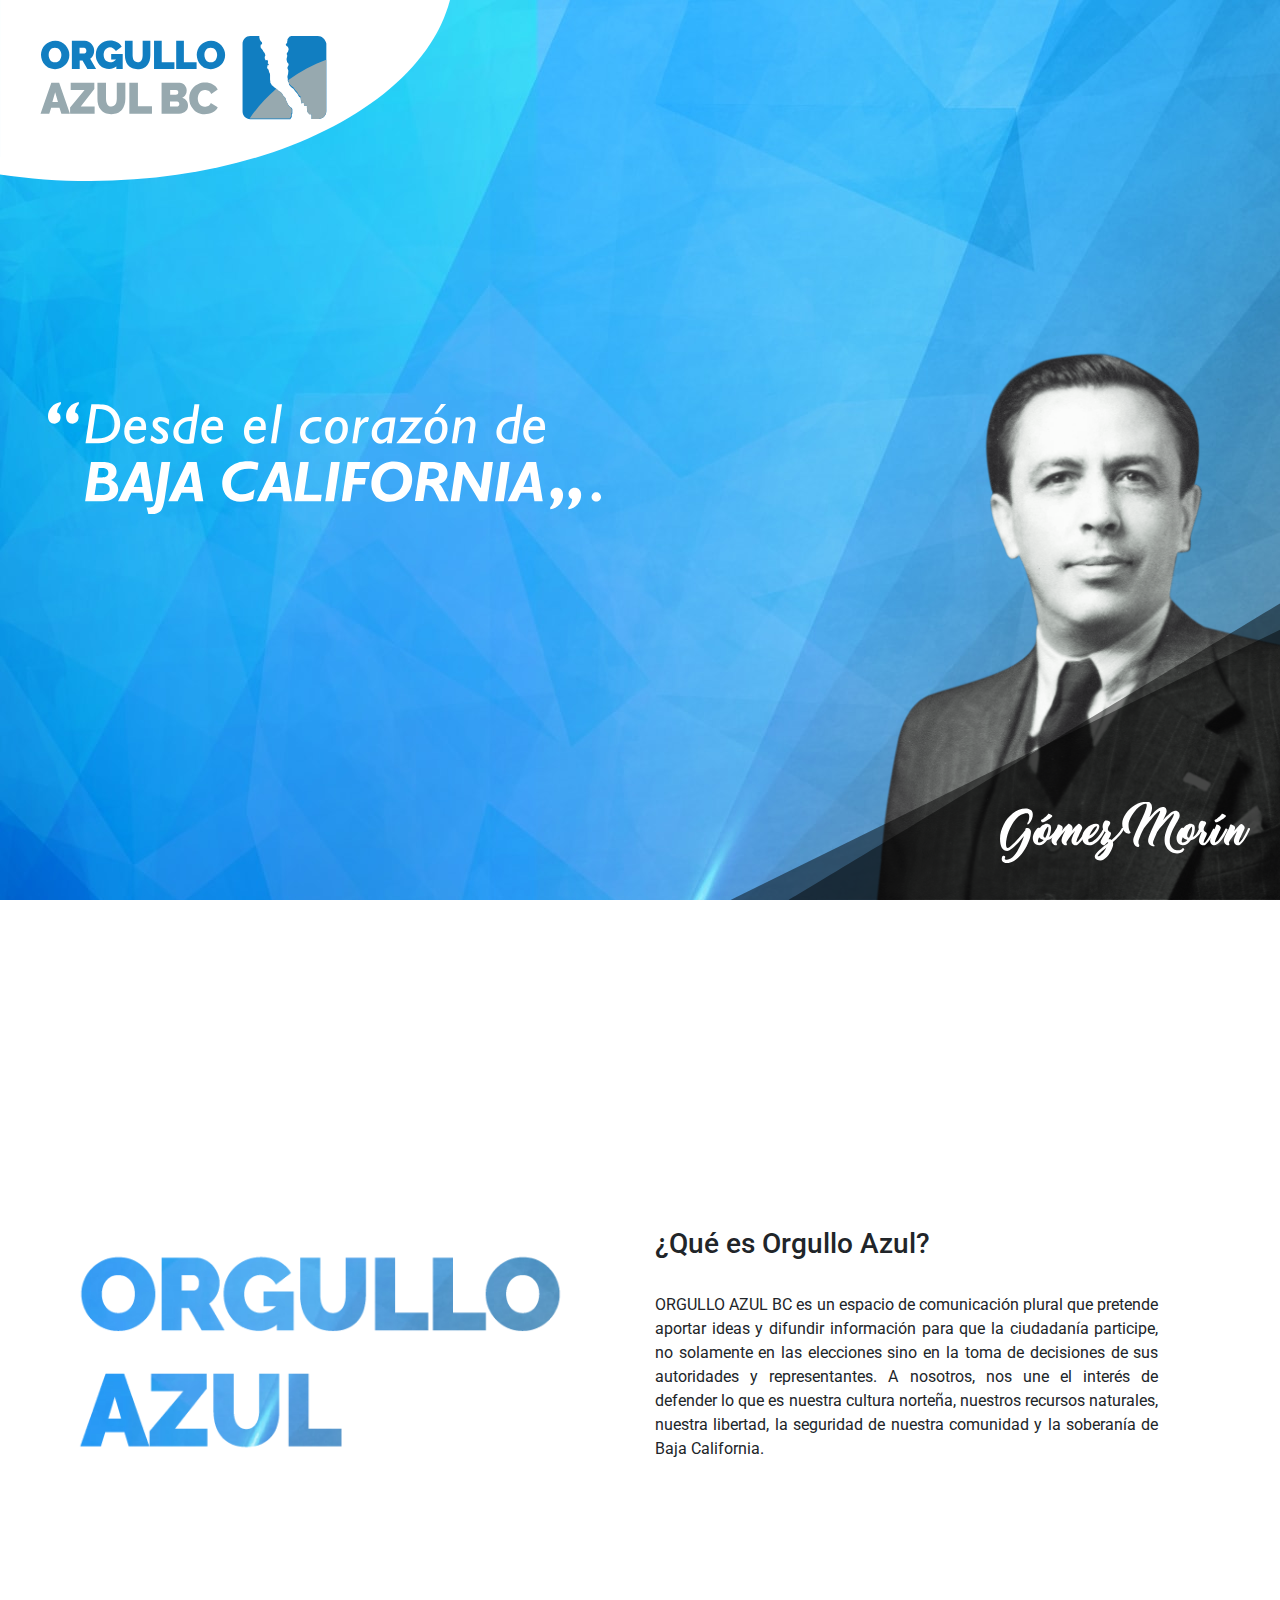
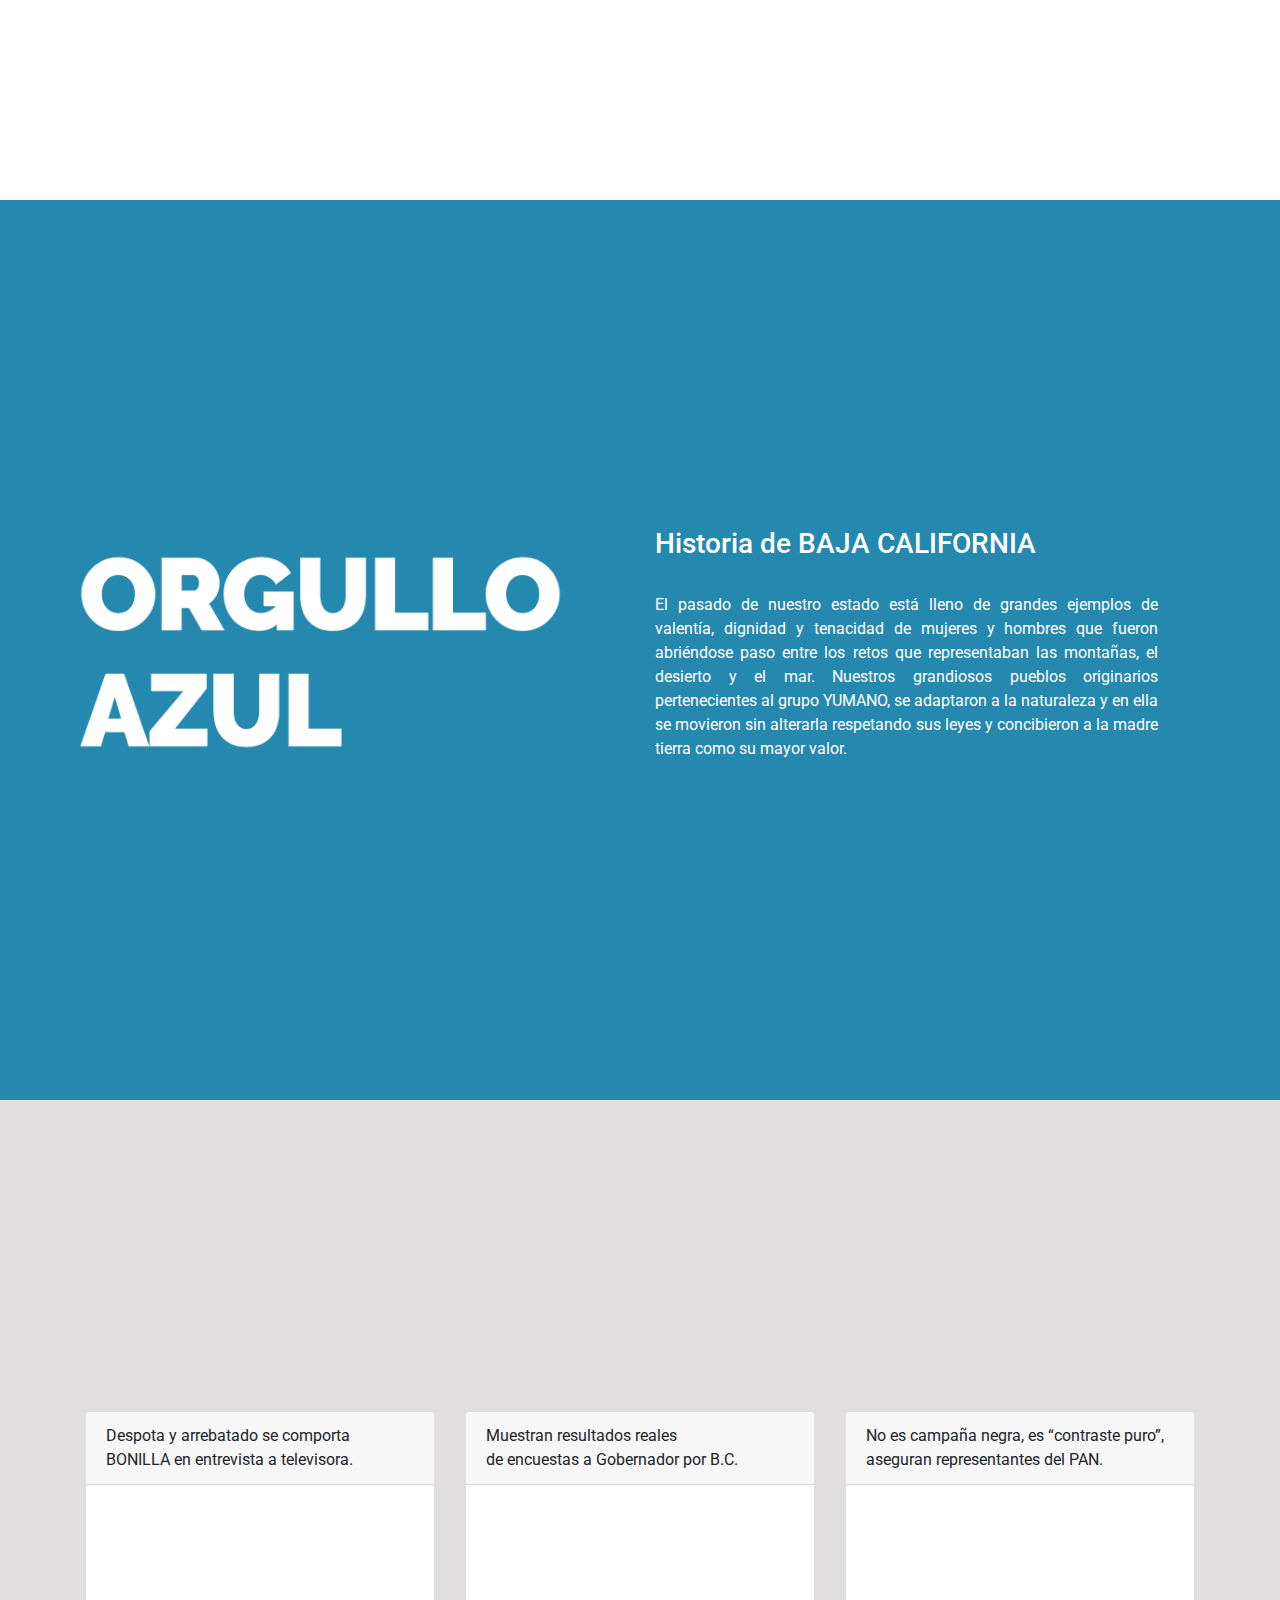
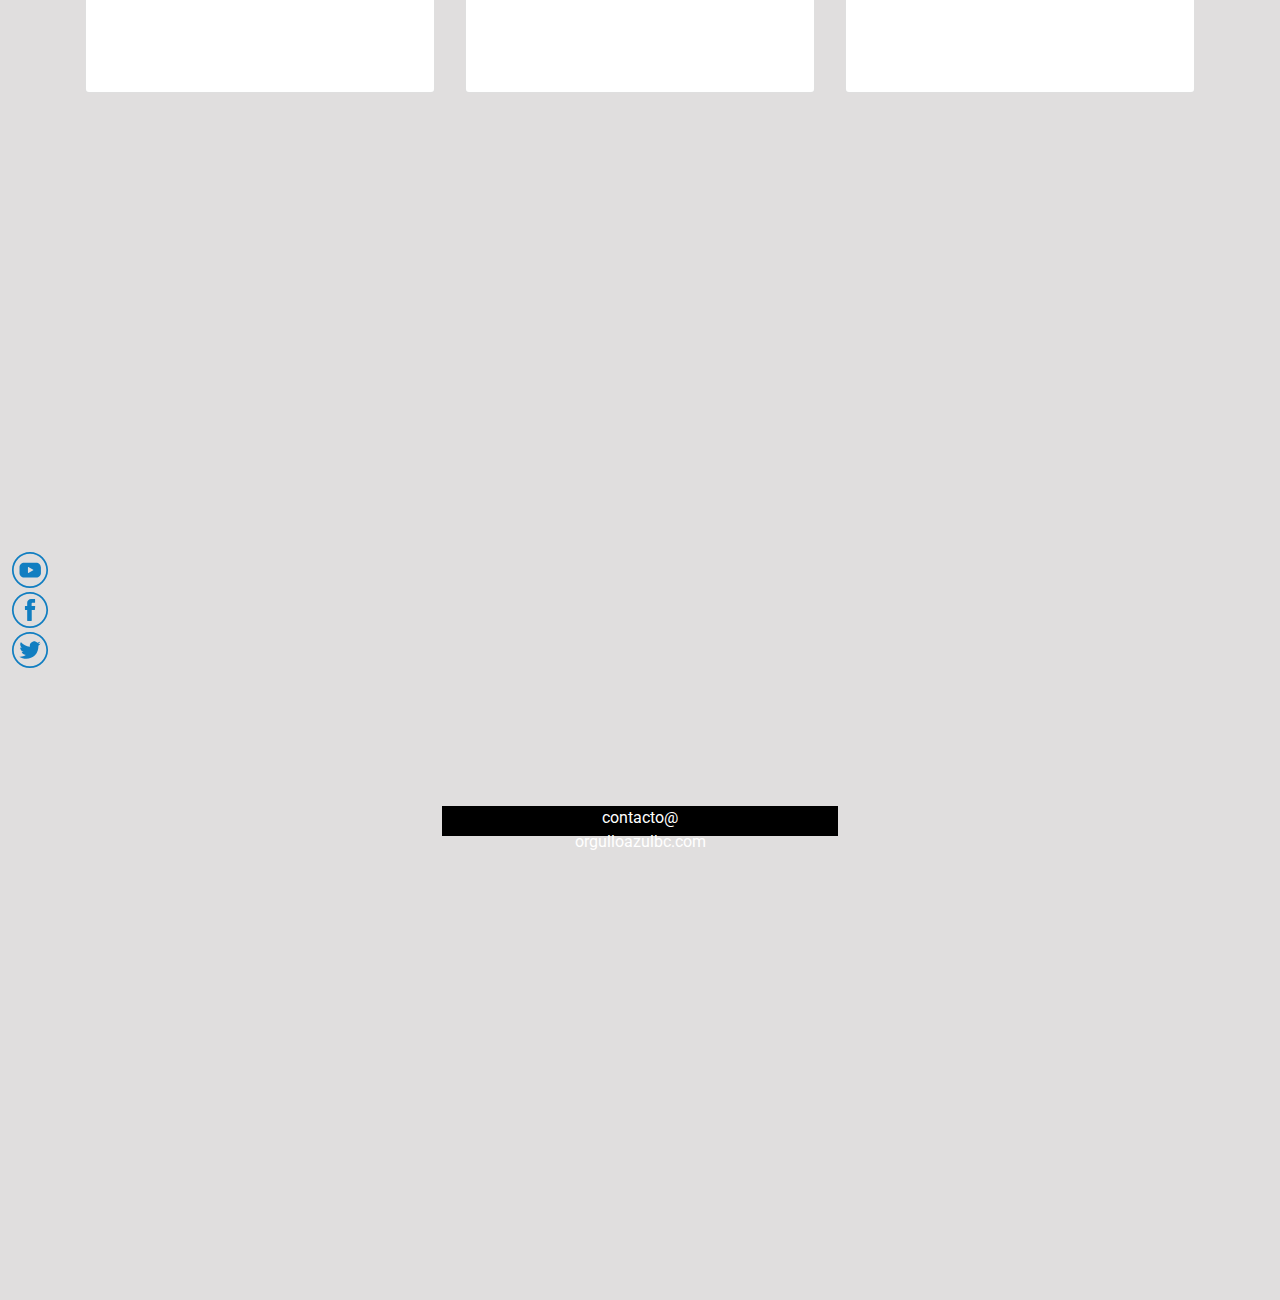
<file: index.html>
<!DOCTYPE html>
<html>
<head>
	<title>Orgullo Azul</title>
	<meta charset="utf-8" />
	
	<meta name="viewport" content="width=device-width, initial-scale=1, shrink-to-fit=no">
	
	<meta http-equiv="X-UA-Compatible" content="IE=edge"/>

	<link rel="stylesheet" href="./css/bootstrap.min.css"/>
	<link rel="stylesheet" type="text/css" href="./css/animate.css"/>
	<link rel="stylesheet" type="text/css" href="./css/main.css">
	<link rel="stylesheet" href="https://use.fontawesome.com/releases/v5.4.2/css/all.css" integrity="sha384-/rXc/GQVaYpyDdyxK+ecHPVYJSN9bmVFBvjA/9eOB+pb3F2w2N6fc5qB9Ew5yIns" crossorigin="anonymous"/>

	<script src="./js/jquery.js"></script>
	<script src="./js/jquery.scrollify.js"></script>
	<script src="./js/main.js"></script>
    <script src="./js/bootstrap.min.js"></script>

    <link href="https://fonts.googleapis.com/css?family=Roboto:400,700" rel="stylesheet">

	<!-- <link rel='shortcut icon' type='image/x-icon' href='../../favicom.ico' /> -->
	<script>
        $(function() {
          $.scrollify({
            section : ".bloque",
          });
        });
     </script>
    <style type="text/css">
	    .menuActual:before{
		   font-family: 'Font Awesome\ 5 Free';
		   display: inline-block;
		   padding-right: 6px;
		   vertical-align: middle;
		   font-weight: 900;
		}

    	.menuActual:before {
		   content: "\f105";
		}
    </style>
</head>
<body>
	<div class="bloque carousel" data-section-name="home">
		<div class="container-fluid h-100 pl-0" style="position: absolute;">
			<div class="position-absolute headerHome" style="">
				<img class="imgTopWhite position-absolute" src="./images/ITEMS-01.svg" style="left: 33px; top : 30px;">
				<img class="imgTop" src="./images/item1.svg">
			</div>
			<div class="position-absolute" style="bottom: 50px; left: 10px;">
				<!-- <img class="imgresponsive aaj" src="./images/Pasted3.svg" style=""> -->
			</div>
			
			<div class="row " style="height: 100%;">
				<div id="carouselExampleSlidesOnly" class="carousel  h-100 w-100" data-ride="carousel" data-interval="5000">
				  	<div class="carousel-inner h-100">
						<div class="carousel-item active h-100">
				    		<div class="row h-100">
				    			<div class="col-4 col-sm-4 col-lg-6 align-self-center text-center">
				      				<img class="gomezMorinText animated fadeInLeft pl-3 mt-3" src="./images/gomez-text.svg">
				      			</div>
				      			<div class="col-8 col-sm-8 col-lg-6 align-self-end text-right ">
				      				<img class="gomezMorin animated fadeInRight" src="./images/gomez-morin.png">
				      			</div>
				      		</div>
					      	<div class="position-absolute" style="bottom: 0px; right: 0px;">
								<img class="esqDerecha" src="./images/esqDerecha.svg" style="">
							</div>
							<div class="position-absolute" style="bottom: 37px; right: 30px;">
								<img class="animated2s fadeIn textName" src="./images/gomes-nombre.svg" >
							</div>
				    	</div>
					    <div class="carousel-item h-100">
					      <div class="row h-100 align-items-end">
					      		<div class="col-4 col-sm-4 col-lg-6 align-self-center text-center">
					      			<img class="gomezMorinText animated fadeInLeft pl-3 mt-3" src="./images/hector-text1.svg">
					      		</div>
					      		<div class="col-8 col-sm-8 col-lg-6 align-self-end text-right ">
					      			<img class="hectorTeran animated fadeInRight" src="./images/hector-teran-min.png">
					      		</div>
					      	</div>
					      	<div class="position-absolute" style="bottom: 0px; right: 0px;">
								<img class="esqDerechaHector" src="./images/esqDerecha.svg" style="">
							</div>
							<div class="position-absolute" style="bottom: 37px; right: 30px;">
								<img class="animated2s fadeIn textName" src="./images/hector-nombre.svg" >
							</div>
					    </div>
					    <div class="carousel-item h-100">
					      	<div class="row h-100">
					      		<div class="col-4 col-sm-4 col-lg-6 align-self-center text-center">
					      			<img class="rosasMagallanText animated fadeInLeft pl-3 mt-3" src="./images/rosas-text.svg">
					      		</div>
					      		<div class="col-8 col-sm-8 col-lg-6 align-self-end text-right ">
					      			<img class="rosasMagallan animated fadeInRight" src="./images/rosas-magallan.png">
					      		</div>
					      	</div>
					      	<div class="position-absolute " style="bottom: 0px; right: 0px;">
								<img class="esqDerecha" src="./images/esqDerecha.svg" style="bottom: 0px; width: 300px;">
							</div>
							<div class="position-absolute" style="bottom: 37px; right: 30px;">
								<img class="animated2s fadeIn textName" src="./images/rosas-nombre.svg" >
							</div>
					    </div>
				  	</div>
				</div>
			</div>
		</div>
	</div>
	<div>
		<nav class="navbar navbar-expand-lg navbar-light bg-light fixed-top d-none" style="border-bottom: solid 1px #7f7676">
		  <a class="navbar-brand" href="#"><img src="./images/logo.svg" style="width: 180px;"></a>
		  <button class="navbar-toggler" type="button" data-toggle="collapse" data-target="#navbarText" aria-controls="navbarText" aria-expanded="false" aria-label="Toggle navigation">
		    <span class="navbar-toggler-icon"></span>
		  </button>
		  <div class="collapse navbar-collapse" id="navbarText">
		    <ul class="navbar-nav ml-auto">
		      <li class="nav-item active">
		        <a class="btn btn-link" name="#home" id="navHome" >Inicio <span class="sr-only">(current)</span></a>
		      </li>
		      <li class="nav-item">
		        <a class="btn btn-link menuActual" name="#orgulloAzul" id="navOrgullo">Orgullo Azul</a>
		      </li>
		      <li class="nav-item">
		        <a class="btn btn-link" name="#historia" id="navHistoria">Historia de BC</a>
		      </li>
		      <li class="nav-item">
		        <a class="btn btn-link" name="#" id="navGaleria">Galeria</a>
		      </li>
		      <li class="nav-item">
		        <a class="btn btn-link" name="#noticias" id="navNoticias">Noticias</a>
		      </li>
		      <li class="nav-item">
		        <a class="btn btn-link" name="#contacto" id="navContacto">Contacto</a>
		      </li>
		    </ul>
		  </div>
		</nav>
		<div class="bloque orgulloAzul" id="orgulloAzul2" style="position: relative;" data-section-name="orgulloAzul">
			<div class="container-fluid" style="height: calc(100% - 80px);">
				<div class="row h-100">
					<div class="col-12 col-sm-6 align-self-center text-center justify-content-around">
						<img class="imgresponsive" src="./images/orgulloBlue.png">
					</div>
					<div class="col-12 col-sm-5 align-self-center" style="text-align: justify;">
						<h3>¿Qué es Orgullo Azul?</h3>
						<br/>
						<p>
							ORGULLO AZUL BC es un espacio de comunicación plural que pretende aportar ideas y difundir información para que la ciudadanía participe, no solamente en las elecciones sino en la toma de decisiones de sus autoridades y representantes.
 							A nosotros, nos une el interés de defender lo que es nuestra cultura norteña, nuestros recursos naturales, nuestra libertad, la seguridad de nuestra comunidad y la soberanía de Baja California.
 						</p>
					</div>				
				</div>
			</div>
		</div>
		<div class="bloque historia" id="historia2" style="position: relative;" data-section-name="historia">
			<div class="container-fluid" style="height: calc(100% - 80px);">
				<div class="row h-100">
					<div class="col-12 col-sm-6 align-self-center text-center justify-content-center">
						<img class="imgresponsive" src="./images/orgulloWhite.png">
					</div>
					<div class="col-12 col-sm-5 align-self-center" style="text-align: justify; color: white;">
						<h3>Historia de BAJA CALIFORNIA</h3>
						<br/>
						<p>
							El pasado de nuestro estado está lleno de grandes ejemplos de valentía, dignidad y tenacidad de mujeres y hombres que fueron abriéndose paso entre los retos que representaban las montañas, el desierto y el mar.
							Nuestros grandiosos pueblos originarios pertenecientes al grupo YUMANO, se adaptaron a la naturaleza y en ella se movieron sin alterarla respetando sus leyes y concibieron a la madre tierra como su mayor valor.
						</p>
					</div>				
				</div>
			</div>
		</div>
		<div class="bloque noticias" id="noticias2" style="position: relative;" data-section-name="noticias">
			<div class="container" style="height: calc(100% - 80px);">
				<div class="row h-100">
					<div class="col-12 col-lg-4 align-self-center">
						<div class="card" style="width:auto;">
							<div class="card-header">Despota y arrebatado se comporta <br/>BONILLA en entrevista a televisora.</div>
								<div class="text-center">
							  		<iframe 
							  			src="https://www.facebook.com/plugins/video.php?href=https%3A%2F%2Fwww.facebook.com%2Forgulloazulbc%2Fvideos%2F337901510203020%2F&show_text=0&width=560" width="345" height="200" style="border:none;overflow:hidden" scrolling="no" frameborder="0" allowTransparency="true" allowFullScreen="true">
							  		</iframe>
							  	</div>
						</div>
					</div>
					<div class="col-12 col-lg-4 align-self-center">
						<div class="card" style="width:auto;">
							<div class="card-header">Muestran resultados reales <br/> de encuestas a Gobernador por B.C.</div>
						  		<div class="text-center">
						  			<iframe src="https://www.facebook.com/plugins/video.php?href=https%3A%2F%2Fwww.facebook.com%2Forgulloazulbc%2Fvideos%2F2252074118378524%2F&show_text=0&width=560" width="345" height="200" style="border:none;overflow:hidden" scrolling="no" frameborder="0" allowTransparency="true" allowFullScreen="true"></iframe>
						  		</div>
						</div>
					</div>
					<div class="col-12 col-lg-4 align-self-center">
						<div class="card" style="width:auto;">
							<div class="card-header">No es campaña negra, es “contraste puro”,<br/> aseguran representantes del PAN.</div>
						  		<div class="text-center">
						  			<iframe src="https://www.facebook.com/plugins/video.php?href=https%3A%2F%2Fwww.facebook.com%2Forgulloazulbc%2Fvideos%2F455150028371941%2F&show_text=0&width=560" width="345" height="200" style="border:none;overflow:hidden" scrolling="no" frameborder="0" allowTransparency="true" allowFullScreen="true"></iframe>
						  		</div>
						</div>
					</div>				
				</div>
			</div>
		</div>
		<div class="bloque contacto" id="contacto2" style="position: relative;" data-section-name="contacto">
			<div class="position-absolute" style="display: grid; left: 10px; top: 150px;">
				<img src="./images/yt.svg" style="width: 40px;">
				<img src="./images/fb.svg" style="width: 40px;">
				<img src="./images/tw.svg" style="width: 40px;">
			</div>
			<div class="container-fluid" style="height: calc(100% - 80px);">
				<div class="row justify-content-around mb-0" style="height: 50%;">
					<div class="col-4 align-self-end text-center" style="">
						<p class="" style="color: white; background-color: black; height: 30px; vertical-align: middle;">contacto@<br>orgulloazulbc.com</p>
					</div>				
				</div>
			</div>
		</div>
	</div>
</body>

</html>
</file>
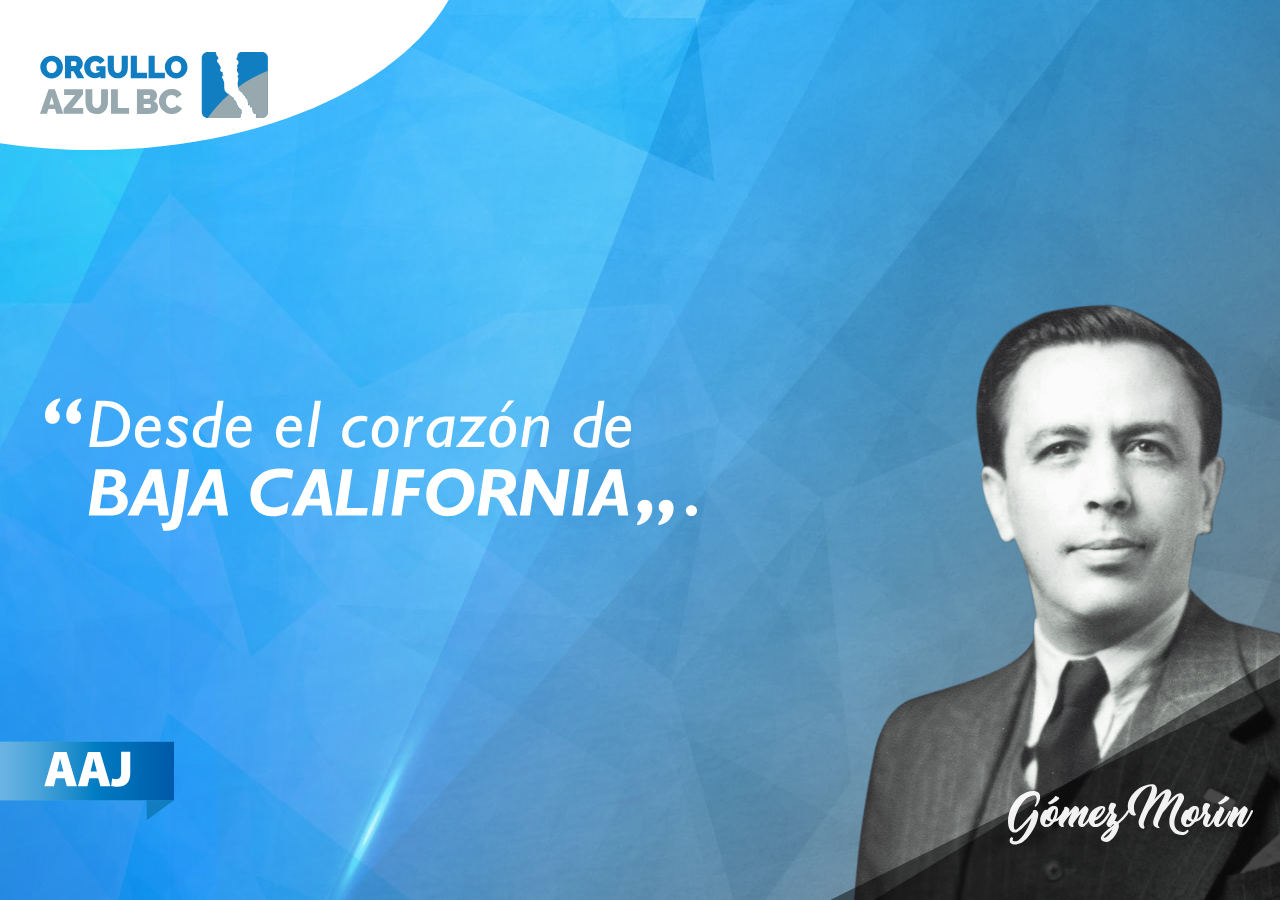
<file: Orgullo-azul/Orgullo-azul.html>
<!DOCTYPE html>
<html style="height:100%;">
<head>
	<meta http-equiv="Content-Type" content="text/html; charset=utf-8"/>
	<meta http-equiv="X-UA-Compatible" content="IE=Edge"/>
	<title>Untitled</title>
<!--Adobe Edge Runtime-->
    <script type="text/javascript" charset="utf-8" src="edge_includes/edge.6.0.0.min.js"></script>
    <style>
        .edgeLoad-EDGE-606305343 { visibility:hidden; }
    </style>
<script>
   AdobeEdge.loadComposition('Orgullo-azul', 'EDGE-606305343', {
    scaleToFit: "none",
    centerStage: "both",
    minW: "0px",
    maxW: "undefined",
    width: "100%",
    height: "100%"
}, {dom: [ ]}, {
    dom: [

    ],
    style: {
        '${symbolSelector}': {
            isStage: true,
            rect: [undefined, undefined, '1920px', '1080px'],
            fill: ["rgba(255,255,255,1)"]
        }
    }
});
</script>
<!--Adobe Edge Runtime End-->

</head>
<body style="margin:0;padding:0;height:100%;">
	<div id="Stage" class="EDGE-606305343">
	</div>
</body>
</html>
</file>
<file: css/main.css>
@media (max-width: 575.98px) {
 	.headerHome{
 		width: 100%;
 	}
 	.imgresponsive{
	    max-width: 57%;
	    height: auto;
	   /* padding: .25rem;*/
	} 
	.gomezMorin{
		max-width: 100%;
	    height: auto;
	}
	.gomezMorinText{
		max-width: 130%;
	    height: auto;
	    margin-left: 30px;
	}

	.hectorTeran{
		max-width: 100%;
		height: auto;
	}

	.rosasMagallan{
		max-width: 100%;
		height: auto;
	}

	.rosasMagallanText{
		max-width: 130%;
		height: auto;
		margin-left: 30px;
	}

	.imgresponsive.aaj{
		width: 200px;
	}

	.esqDerecha{
		bottom: 0px; width: 300px;
	}

	.textName{
		width: 100px;
	}

	.imgTop{
		width: 100%;
	}

	.imgTopWhite{
		max-width: 50%;
		height: auto;
	}

	.esqDerechaHector{
		bottom: 0px; 
		width: 220px;
	}
}

@media (min-width: 576px) { 
	.imgresponsive{
	    max-width: 80%;
	    height: auto;
	   /* padding: .25rem;*/
	} 
	.imgresponsive.aaj{
		width: 250px;
	}

	.esqDerecha{
		bottom: 0px; width: 550px;
	}
	.textName{
		width: 250px;
	}

	.imgTop{
		width: 450px;
	}

	.imgTopWhite{
		width: 300px;
		height: auto;
	}

	.esqDerechaHector{
		bottom: 0px; 
		width: 550px;
	}
 }

@media (min-width: 768px) { 
	.gomezMorin{
		max-width: 112%;
	    height: auto;
	}
	.gomezMorinText{
		max-width: 162%;
	    height: auto;
	    margin-left: 30px;
	}
	.rosasMagallanText{
		max-width: 150%;
	    height: auto;
	    margin-left: 30px;
	}
	.hectorTeran{
		max-width: 110%;
		height: auto;
	}

	.rosasMagallan{
		max-width: 110%;
		height: auto;
	}

 }

@media (min-width: 1200px){
	.gomezMorin{
		max-width: 70%;
	    height: auto;
	}
	.gomezMorinText{
		max-width: 90%;
	    height: auto;
	    margin-left: 30px;
	}
	.rosasMagallanText{
		max-width: 90%;
	    height: auto;
	    margin-left: 30px;
	}
	.hectorTeran{
		max-width: 80%;
		height: auto;
	}

	.rosasMagallan{
		max-width: 70%;
		height: auto;
	}
}



.imgresponsive2{
    max-width: 70%;
    height: auto;
   /* padding: .25rem;*/
} 
.bloque{
	height: 100%;
}
.bloque.carousel{background-image: url('../images/texture-min.jpg');}
.bloque.orgulloAzul{background-color: white; padding-top: 84px;}
.bloque.historia{background-color: #2086adfa; padding-top: 84px;}
.bloque.noticias{background-color: #e0dede;	padding-top: 84px; }
.bloque.contacto{background-color: #e0dede;padding-top: 84px; }

.imgContacto{
	background-image: url('../images/imgContacto.svg');
    width: 400px;
    height: auto;
    background-repeat: no-repeat;
}


.nav-link{
	color: blue !important;
}

section{
	height: 100vh;
}
</file>
